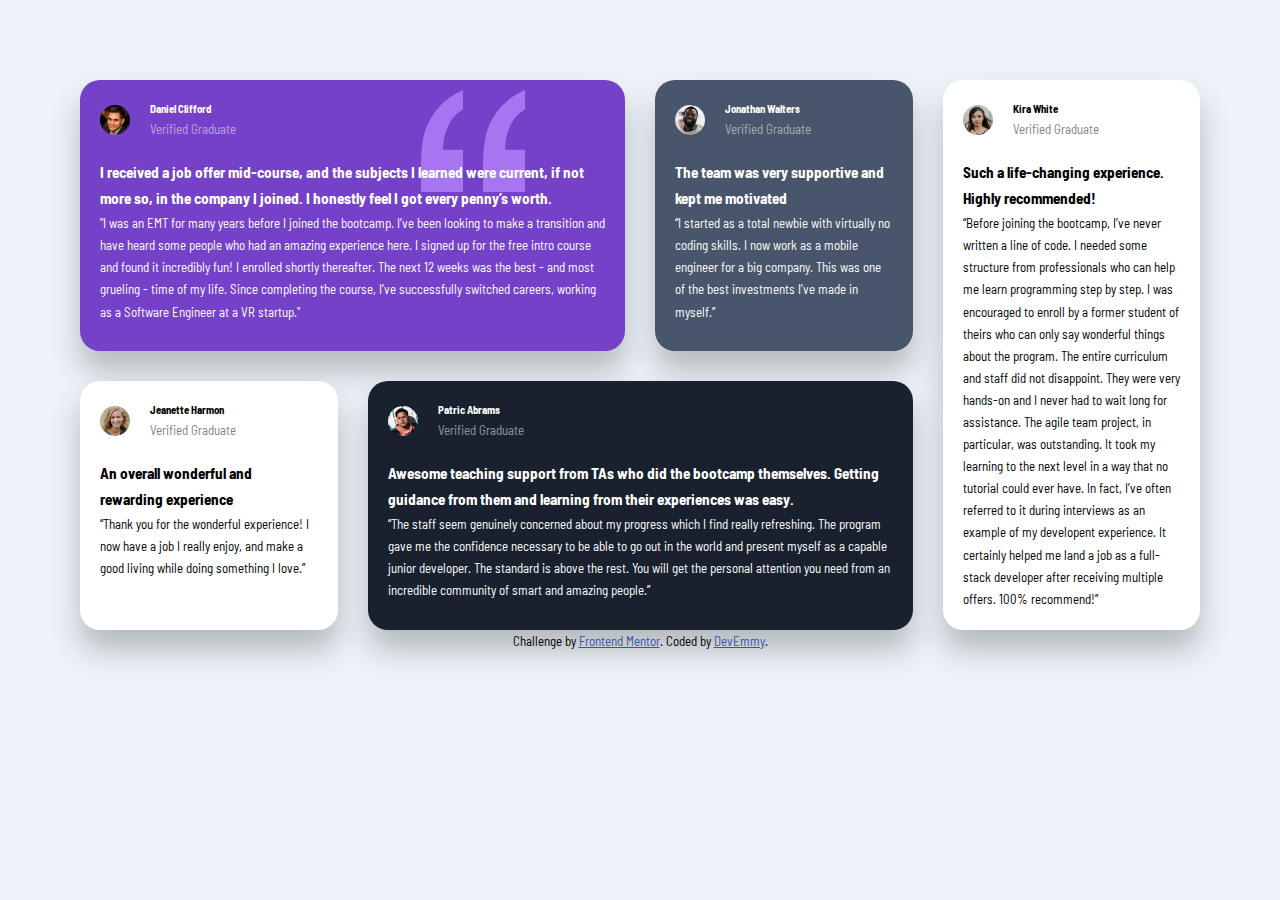
<file: index.html>
<!DOCTYPE html>
<html lang="en">
  <head>
    <meta charset="UTF-8" />
    <meta name="viewport" content="width=device-width, initial-scale=1.0" />
    <!-- displays site properly based on user's device -->

    <link
      rel="icon"
      type="image/png"
      sizes="32x32"
      href="./images/favicon-32x32.png"
    />
    <link rel="stylesheet" href="style.css" />
    <link rel="preconnect" href="https://fonts.googleapis.com" />
    <link rel="preconnect" href="https://fonts.gstatic.com" crossorigin />
    <link
      href="https://fonts.googleapis.com/css2?family=Barlow+Semi+Condensed:ital,wght@0,100;0,200;0,300;0,400;0,500;0,600;0,700;0,800;0,900;1,100;1,200;1,300;1,400;1,500;1,600;1,700;1,800;1,900&display=swap"
      rel="stylesheet"
    />
    <title>Frontend Mentor | [Testimonials-Grid]</title>
  </head>
  <body>
    <section id="testimonials-grid-section">
      <!-- section 1 -->
      <div class="section_1">
        <!-- profile -->
        <div class="profile_section">
          <img src="images/image-daniel.jpg" alt="daniel's profile image" />
          <span>
            <h5>Daniel Clifford</h5>
            <p class="status">Verified Graduate</p>
          </span>
        </div>
        <!-- profile -->
        <h3>
          I received a job offer mid-course, and the subjects I learned were
          current, if not more so, in the company I joined. I honestly feel I
          got every penny’s worth.
        </h3>
        <p class="story_line">
          "I was an EMT for many years before I joined the bootcamp. I’ve been
          looking to make a transition and have heard some people who had an
          amazing experience here. I signed up for the free intro course and
          found it incredibly fun! I enrolled shortly thereafter. The next 12
          weeks was the best - and most grueling - time of my life. Since
          completing the course, I’ve successfully switched careers, working as
          a Software Engineer at a VR startup."
        </p>
      </div>
      <!-- section 1 -->
      <!-- section 2 -->
      <div class="section_2">
        <!-- profile -->
        <div class="profile_section">
          <img
            src="images/image-jonathan.jpg"
            alt="daniel's profile image"
          />
          <span>
            <h5>Jonathan Walters</h5>
            <p class="status">Verified Graduate</p>
          </span>
        </div>
        <!-- profile -->
        <h3>The team was very supportive and kept me motivated</h3>
        <p class="story_line">
          “I started as a total newbie with virtually no coding skills. I now
          work as a mobile engineer for a big company. This was one of the best
          investments I’ve made in myself.”
        </p>
      </div>
      <!-- section 2 -->
      <!-- section 3-->
      <div class="section_3">
        <!-- profile -->
        <div class="profile_section">
          <img
            src="images/image-jeanette.jpg"
            alt="daniel's profile image"
          />
          <span>
            <h5>Jeanette Harmon</h5>
            <p class="status">Verified Graduate</p>
          </span>
        </div>
        <!-- profile -->
        <h3>An overall wonderful and rewarding experience</h3>
        <p class="story_line">
          “Thank you for the wonderful experience! I now have a job I really
          enjoy, and make a good living while doing something I love.”
        </p>
      </div>
      <!-- section 3 -->
      <!-- section 4-->
      <div class="section_4">
        <!-- profile -->
        <div class="profile_section">
          <img src="images/image-patrick.jpg" alt="daniel's profile image" />
          <span>
            <h5>Patric Abrams</h5>
            <p class="status">Verified Graduate</p>
          </span>
        </div>
        <!-- profile -->
        <h3>
          Awesome teaching support from TAs who did the bootcamp themselves.
          Getting guidance from them and learning from their experiences was
          easy.
        </h3>
        <p class="story_line">
          “The staff seem genuinely concerned about my progress which I find
          really refreshing. The program gave me the confidence necessary to be
          able to go out in the world and present myself as a capable junior
          developer. The standard is above the rest. You will get the personal
          attention you need from an incredible community of smart and amazing
          people.”
        </p>
      </div>
      <!-- section 4 -->
      <!-- section 5-->
      <div class="section_5">
        <!-- profile -->
        <div class="profile_section">
          <img src="images/image-kira.jpg" alt="daniel's profile image" />
          <span>
            <h5>Kira White</h5>
            <p class="status">Verified Graduate</p>
          </span>
        </div>
        <!-- profile -->
        <h3>Such a life-changing experience. Highly recommended!</h3>
        <p class="story_line">
          “Before joining the bootcamp, I’ve never written a line of code. I
          needed some structure from professionals who can help me learn
          programming step by step. I was encouraged to enroll by a former
          student of theirs who can only say wonderful things about the program.
          The entire curriculum and staff did not disappoint. They were very
          hands-on and I never had to wait long for assistance. The agile team
          project, in particular, was outstanding. It took my learning to the
          next level in a way that no tutorial could ever have. In fact, I’ve
          often referred to it during interviews as an example of my developent
          experience. It certainly helped me land a job as a full-stack
          developer after receiving multiple offers. 100% recommend!”
        </p>
      </div>

      <!-- section 5-->
    </section>
    <div class="attribution">
      Challenge by
      <a href="https://www.frontendmentor.io?ref=challenge" target="_blank"
        >Frontend Mentor</a
      >. Coded by
      <a href="https://web.facebook.com/profile.php?id=61556678761246"
        >DevEmmy</a
      >.
    </div>
  </body>
</html>
</file>
<file: style.css>
* {
  margin: 0px;
  padding: 0px;
  font-family: "Barlow Semi Condensed", sans-serif;
}
.attribution {
  font-size: 13px;
  text-align: center;
}
.attribution a {
  color: hsl(228, 45%, 44%);
}
.barlow-semi-condensed-thin {
  font-family: "Barlow Semi Condensed", sans-serif;
  font-weight: 100;
  font-style: normal;
}

.barlow-semi-condensed-extralight {
  font-family: "Barlow Semi Condensed", sans-serif;
  font-weight: 200;
  font-style: normal;
}

.barlow-semi-condensed-light {
  font-family: "Barlow Semi Condensed", sans-serif;
  font-weight: 300;
  font-style: normal;
}

.barlow-semi-condensed-regular {
  font-family: "Barlow Semi Condensed", sans-serif;
  font-weight: 400;
  font-style: normal;
}

.barlow-semi-condensed-medium {
  font-family: "Barlow Semi Condensed", sans-serif;
  font-weight: 500;
  font-style: normal;
}

.barlow-semi-condensed-semibold {
  font-family: "Barlow Semi Condensed", sans-serif;
  font-weight: 600;
  font-style: normal;
}

.barlow-semi-condensed-bold {
  font-family: "Barlow Semi Condensed", sans-serif;
  font-weight: 700;
  font-style: normal;
}

.barlow-semi-condensed-extrabold {
  font-family: "Barlow Semi Condensed", sans-serif;
  font-weight: 800;
  font-style: normal;
}

.barlow-semi-condensed-black {
  font-family: "Barlow Semi Condensed", sans-serif;
  font-weight: 900;
  font-style: normal;
}

.barlow-semi-condensed-thin-italic {
  font-family: "Barlow Semi Condensed", sans-serif;
  font-weight: 100;
  font-style: italic;
}

.barlow-semi-condensed-extralight-italic {
  font-family: "Barlow Semi Condensed", sans-serif;
  font-weight: 200;
  font-style: italic;
}

.barlow-semi-condensed-light-italic {
  font-family: "Barlow Semi Condensed", sans-serif;
  font-weight: 300;
  font-style: italic;
}

.barlow-semi-condensed-regular-italic {
  font-family: "Barlow Semi Condensed", sans-serif;
  font-weight: 400;
  font-style: italic;
}

.barlow-semi-condensed-medium-italic {
  font-family: "Barlow Semi Condensed", sans-serif;
  font-weight: 500;
  font-style: italic;
}

.barlow-semi-condensed-semibold-italic {
  font-family: "Barlow Semi Condensed", sans-serif;
  font-weight: 600;
  font-style: italic;
}

.barlow-semi-condensed-bold-italic {
  font-family: "Barlow Semi Condensed", sans-serif;
  font-weight: 700;
  font-style: italic;
}

.barlow-semi-condensed-extrabold-italic {
  font-family: "Barlow Semi Condensed", sans-serif;
  font-weight: 800;
  font-style: italic;
}

.barlow-semi-condensed-black-italic {
  font-family: "Barlow Semi Condensed", sans-serif;
  font-weight: 900;
  font-style: italic;
}

:root {
  --Moderate_violet: hsl(263, 55%, 52%);
  --Light_gray: hsl(0, 0%, 81%);
  --Light_grayish_blue: hsl(210, 46%, 95%);
  --Moderate_violet: hsl(263, 55%, 52%);
  --Very_dark_grayish_blue: hsl(217, 19%, 35%);
  --Very_dark_blackish_blue: hsl(219, 29%, 14%);
  --White: hsl(0, 0%, 100%);
}
@media screen and (max-width: 375px) {
  body {
    background-color: var(--Light_grayish_blue);
    padding: 50px 20px 50px 20px;
  }
  .section_1 {
    background-color: var(--Moderate_violet);
    padding: 30px;
    border-radius: 20px;
    color: var(--White);
    margin-bottom: 30px;
    box-shadow: 0px 20px 30px 0px rgb(0 0 0 / 23%);
    .story_line {
      margin-top: 20px;
      opacity: 70%;
    }
  }
  /* styling for the profile section */
  .profile_section {
    display: flex;
    margin-bottom: 20px;
    /* profile icon */
    img {
      border-radius: 100px;
      width: 30px;
    }
    span {
      margin-left: 20px;
      h5 {
        font-weight: 15px;
      }
      .status {
        font-size: 13px;
        opacity: 50%;
      }
    }
    /* styling for the profile section */
  }
  /* section 2 */
  .section_2 {
    background-color: var(--Very_dark_grayish_blue);
    padding: 30px;
    border-radius: 20px;
    color: var(--White);
    margin-bottom: 30px;
    box-shadow: 0px 20px 30px 0px rgb(0 0 0 / 23%);
    .story_line {
      margin-top: 20px;
      opacity: 70%;
    }
  }
  /* styling for the profile section */
  .profile_section {
    display: flex;
    margin-bottom: 20px;
    /* profile icon */
    img {
      border-radius: 100px;
      width: 30px;
    }
    span {
      margin-left: 20px;
      h5 {
        font-weight: 15px;
      }
      .status {
        font-size: 13px;
        opacity: 50%;
      }
    }
    /* styling for the profile section */
  }
  /* section 3 */
  .section_3 {
    background-color: var(--White);
    padding: 30px;
    border-radius: 20px;
    color: var(--Very_dark_grayish_blue);
    margin-bottom: 30px;
    box-shadow: 0px 20px 30px 0px rgb(0 0 0 / 23%);
    .story_line {
      margin-top: 20px;
      opacity: 70%;
    }
  }
  /* styling for the profile section */
  .profile_section {
    display: flex;
    margin-bottom: 20px;
    /* profile icon */
    img {
      border-radius: 100px;
      width: 30px;
    }
    span {
      margin-left: 20px;
      h5 {
        font-weight: 15px;
      }
      .status {
        font-size: 13px;
        opacity: 50%;
      }
    }
    /* styling for the profile section */
  }
  /* section 4 */
  .section_4 {
    background-color: var(--Very_dark_blackish_blue);
    padding: 30px;
    border-radius: 20px;
    color: var(--White);
    margin-bottom: 30px;
    box-shadow: 0px 20px 30px 0px rgb(0 0 0 / 23%);
    .story_line {
      margin-top: 20px;
      opacity: 70%;
    }
  }
  /* styling for the profile section */
  .profile_section {
    display: flex;
    margin-bottom: 20px;
    align-items: center;
    /* profile icon */
    img {
      border-radius: 100px;
      width: 30px;
    }
    span {
      margin-left: 20px;
      h5 {
        font-weight: 15px;
      }
      .status {
        font-size: 13px;
        opacity: 50%;
      }
    }
    /* styling for the profile section */
  }
  /* section 5 */
  .section_5 {
    background-color: var(--White);
    padding: 30px;
    border-radius: 20px;
    color: var(--Very_dark_grayish_blue);
    margin-bottom: 30px;
    box-shadow: 0px 20px 30px 0px rgb(0 0 0 / 23%);
    .story_line {
      margin-top: 20px;
      opacity: 70%;
    }
  }
  /* styling for the profile section */
  .profile_section {
    display: flex;
    margin-bottom: 20px;
    /* profile icon */
    img {
      border-radius: 100px;
      width: 30px;
    }
    span {
      margin-left: 20px;
      h5 {
        font-weight: 15px;
      }
      .status {
        font-size: 13px;
        opacity: 50%;
      }
    }
    /* styling for the profile section */
  }
}
/* desktop versoion */
@media screen and (min-width: 376px) and (max-width: 1440px) {
  body {
    background-color: var(--Light_grayish_blue);
    padding: 80px;
    font-size: 13px;
    line-height: 1.7;
  }
  /* styling for the profile section */
  .profile_section {
    display: flex;
    margin-bottom: 20px;
    align-items: center;
    /* profile icon */
    img {
      border-radius: 100px;
      width: 30px;
    }
    span {
      margin-left: 20px;
      h5 {
        font-weight: 15px;
      }
      .status {
        font-size: 13px;
        opacity: 50%;
      }
    }
  }
  /* styling for the profile section */
  .section_1 {
    background-color: var(--Moderate_violet);
    padding: 20px;
    border-radius: 20px;
    box-shadow: 0px 20px 30px 0px rgb(0 0 0 / 23%);
    color: var(--White);
    background-image: url(images/bg-pattern-quotation.svg);
    background-repeat: no-repeat;
    background-position: top 10px right 100px;
    grid-column: 1 / 3;
  }
  .section_2 {
    background-color: var(--Very_dark_grayish_blue);
    padding: 20px;
    border-radius: 20px;
    color: var(--White);
    box-shadow: 0px 20px 30px 0px rgb(0 0 0 / 23%);
  }
  .section_3 {
    background-color: var(--White);
    padding: 20px;
    border-radius: 20px;
    box-shadow: 0px 20px 30px 0px rgb(0 0 0 / 23%);
  }
  .section_4 {
    background-color: var(--Very_dark_blackish_blue);
    padding: 20px;
    border-radius: 20px;
    color: var(--White);
    box-shadow: 0px 20px 30px 0px rgb(0 0 0 / 23%);
    grid-column: 2 / 4;
    grid-row: 2;
  }
  .section_5 {
    background-color: var(--White);
    padding: 20px;
    border-radius: 20px;
    box-shadow: 0px 20px 30px 0px rgb(0 0 0 / 23%);
    grid-column: 4;
    grid-row: 1 / 3;
  }
  #testimonials-grid-section {
    display: grid;
    grid-template-columns: repeat(4, 1fr);
    gap: 30px;
  }
}
</file>
